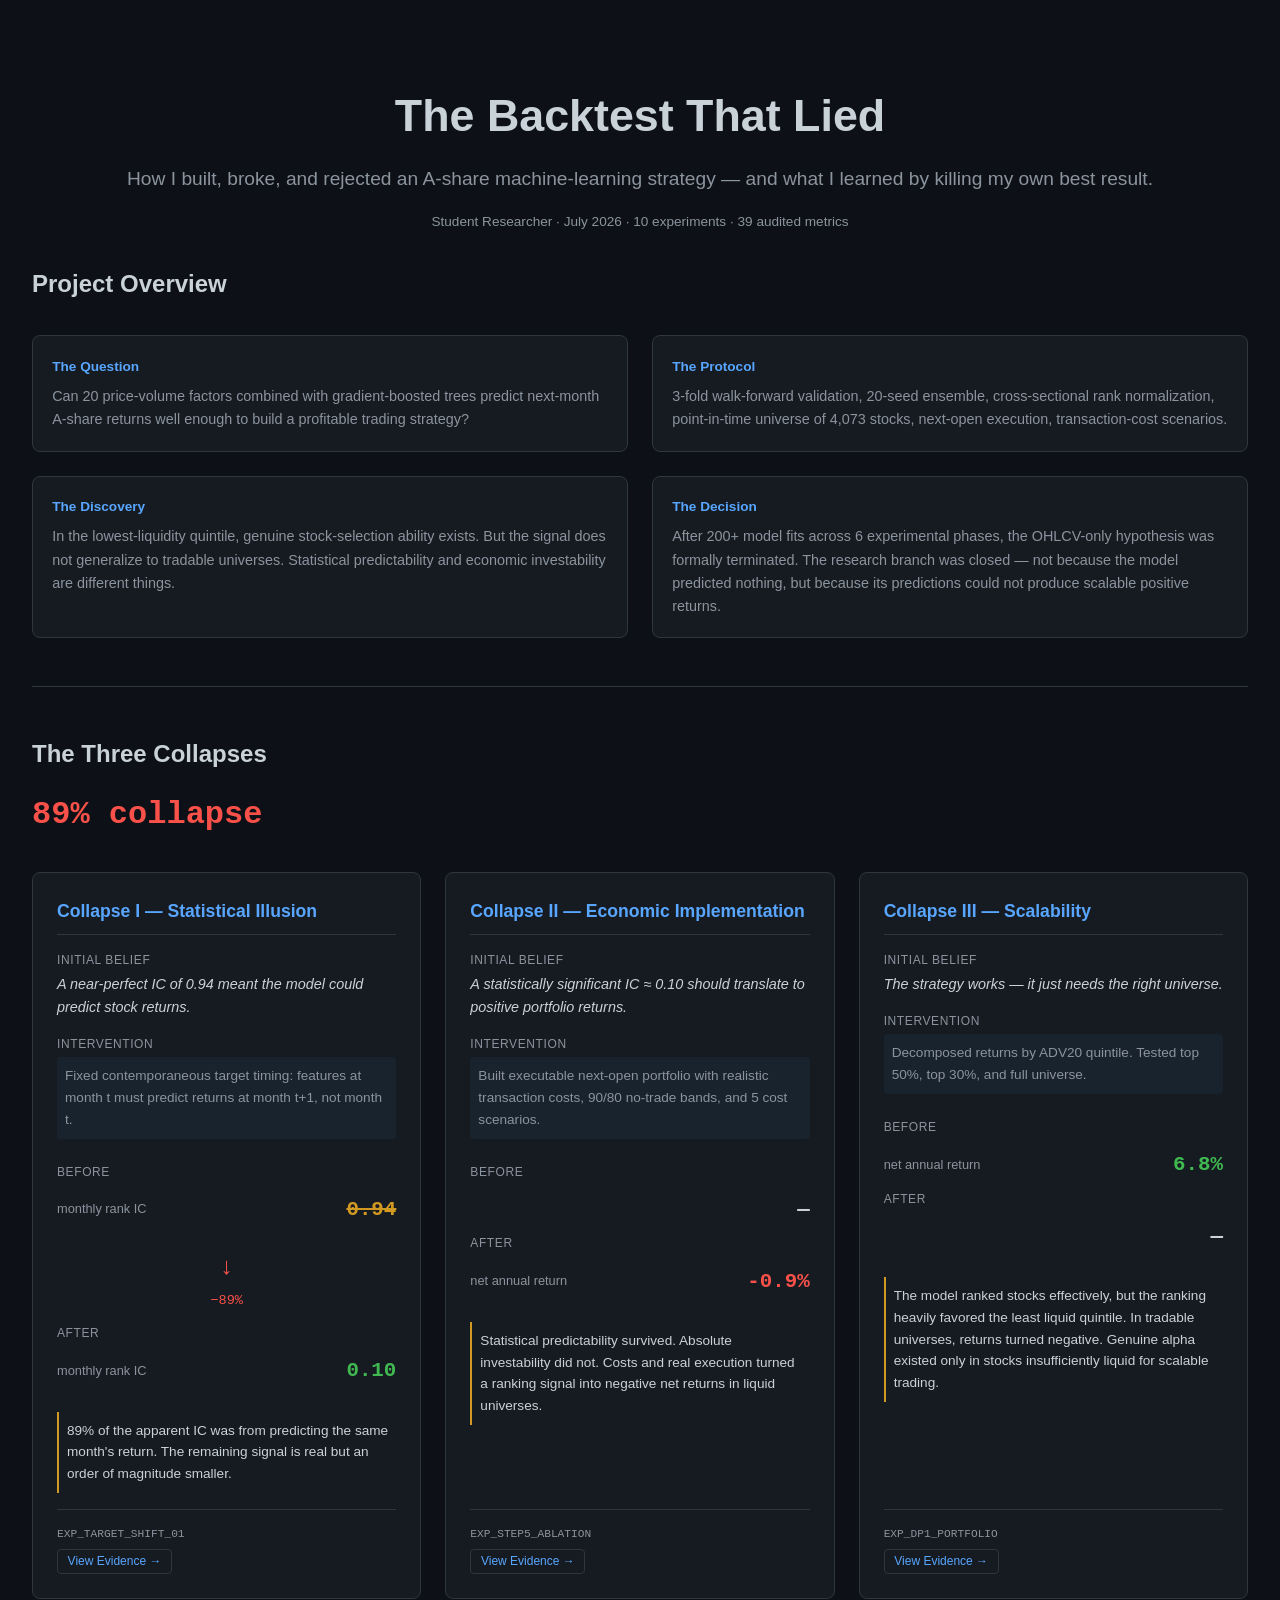
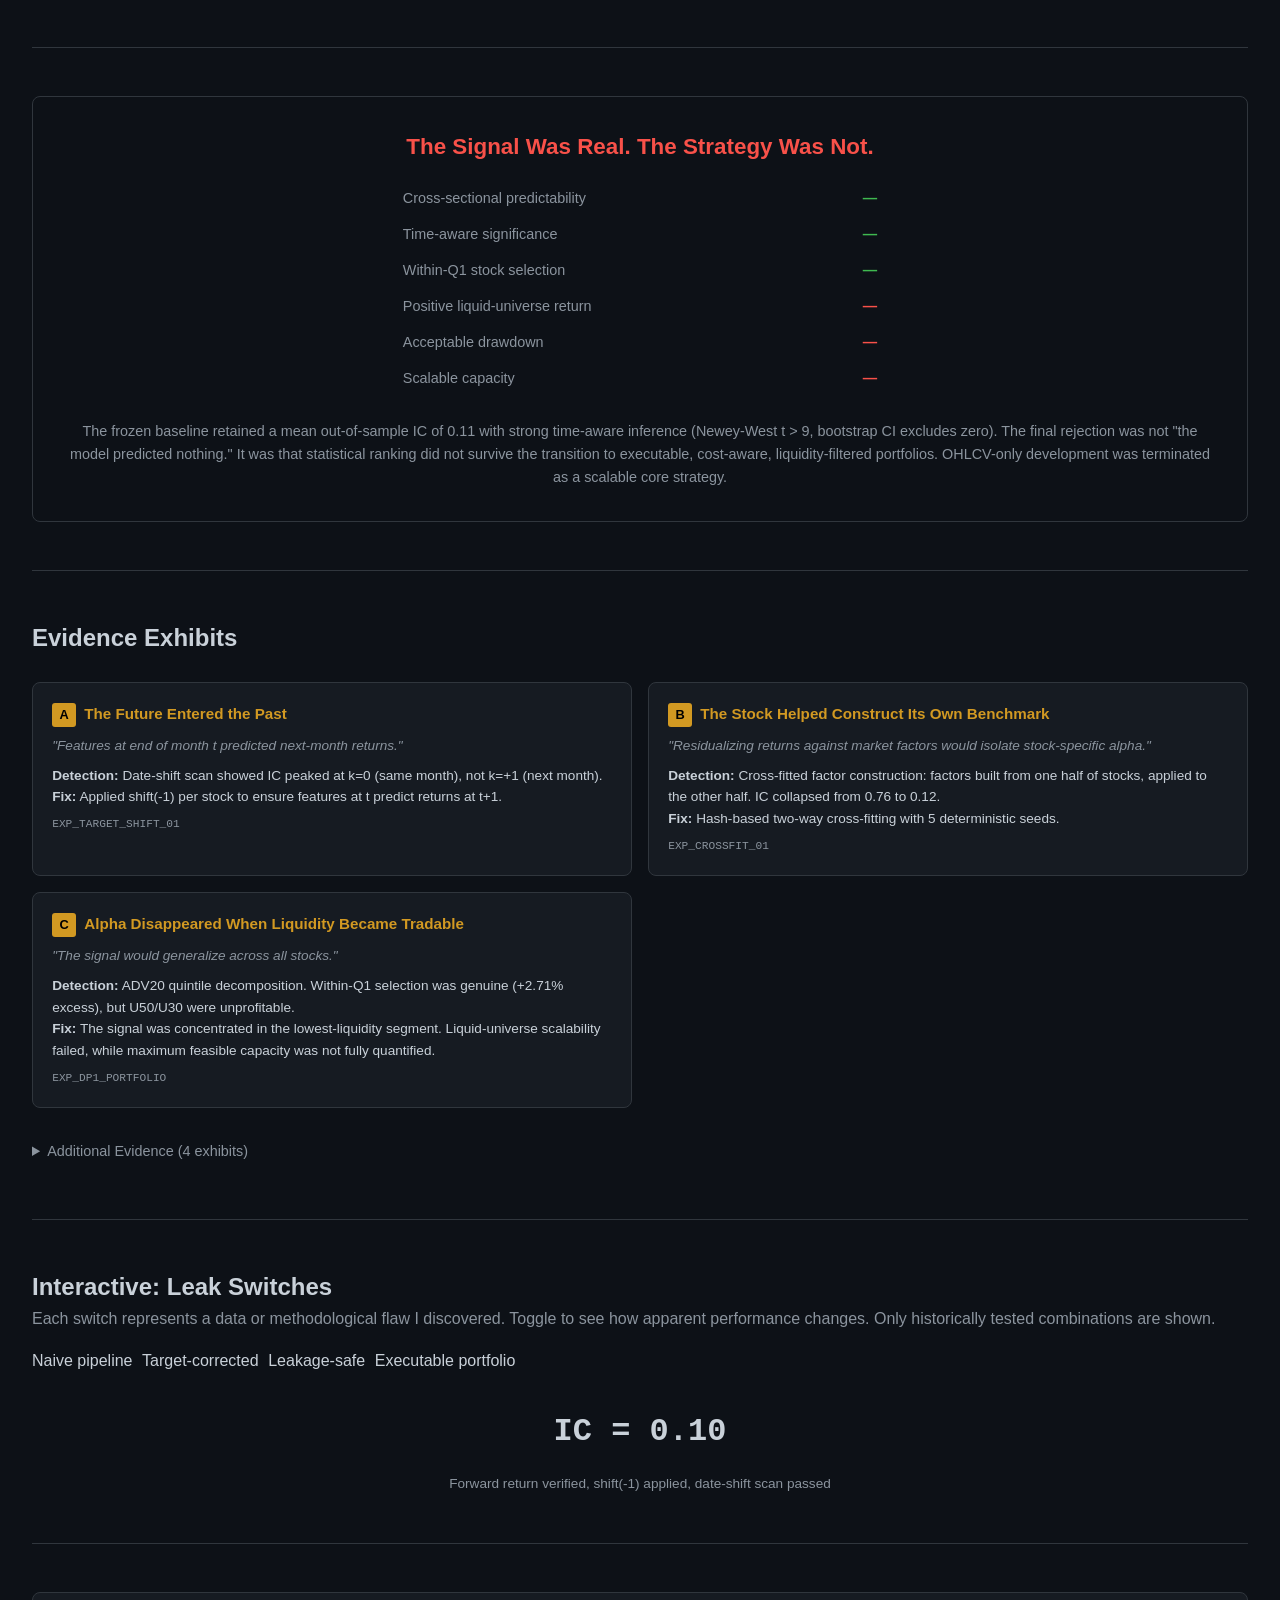
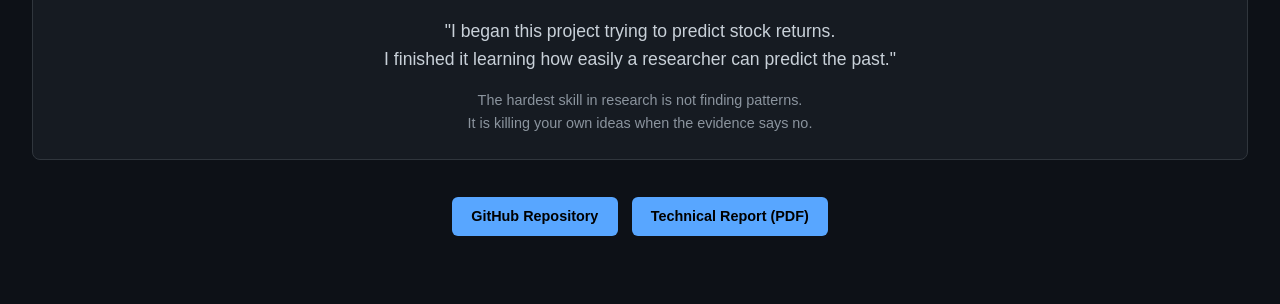
<file: index.html>
<!DOCTYPE html>
<html lang="en">
<head>
<meta charset="UTF-8">
<meta name="viewport" content="width=device-width, initial-scale=1.0">
<title>The Backtest That Lied</title>
<link rel="stylesheet" href="assets/css/three-collapses.css">
<style>
  /* Additional page-level styles */
  .hero { padding:3rem 0 2rem; text-align:center; }
  .hero h1 { font-size:2.8rem; font-weight:800; }
  .hero .tagline { font-size:1.2rem; color:var(--muted); margin:0.8rem 0; }
  .hero .meta { font-size:0.85rem; color:var(--muted); margin-top:1rem; }
  .overview { display:grid; grid-template-columns:1fr 1fr; gap:1.5rem; margin:2rem 0; }
  .overview-card { background:var(--card); border:1px solid var(--border); border-radius:8px; padding:1.2rem; }
  .overview-card h3 { font-size:0.85rem; color:var(--accent); margin-bottom:0.5rem; }
  .overview-card p { font-size:0.9rem; color:var(--muted); }
  .verdict { text-align:center; padding:2rem; margin:2rem 0; border:1px solid var(--border); border-radius:8px; }
  .verdict h2 { font-size:1.4rem; color:var(--red); border:none; margin:0 0 1rem; }
  .verdict-table { width:100%; max-width:500px; margin:0 auto; border-collapse:collapse; }
  .verdict-table td { padding:0.4rem 0.8rem; font-size:0.9rem; }
  .verdict-table td:first-child { text-align:left; color:var(--muted); }
  .verdict-table td:last-child { text-align:right; font-weight:600; }
  .verdict-table .pass { color:var(--green); }
  .verdict-table .fail { color:var(--red); }
  .exhibit-grid { display:grid; grid-template-columns:1fr 1fr; gap:1rem; margin:1.5rem 0; }
  .exhibit { background:var(--card); border:1px solid var(--border); border-radius:8px; padding:1.2rem; }
  .exhibit h4 { color:var(--amber); font-size:0.95rem; margin-bottom:0.5rem; }
  .exhibit h4 .ex-letter { display:inline-block; background:var(--amber); color:#000; width:1.5rem; height:1.5rem; text-align:center; line-height:1.5rem; border-radius:3px; font-size:0.8rem; font-weight:700; margin-right:0.5rem; }
  .exhibit .ex-belief { font-size:0.85rem; color:var(--muted); font-style:italic; margin-bottom:0.5rem; }
  .exhibit .ex-fix { font-size:0.85rem; color:var(--text); }
  .exhibit .ex-meta { font-size:0.7rem; color:var(--muted); margin-top:0.5rem; font-family:'SF Mono',monospace; cursor:pointer; }
  .exhibit .ex-meta:hover { color:var(--accent); }
  .additional-exhibits { margin-top:1rem; }
  .additional-exhibits summary { cursor:pointer; color:var(--muted); font-size:0.9rem; padding:0.5rem 0; }
  .additional-grid { display:grid; grid-template-columns:1fr 1fr; gap:1rem; margin-top:1rem; }
  .add-ex { background:var(--card); border:1px solid var(--border); border-radius:8px; padding:1rem; font-size:0.85rem; }
  .add-ex h4 { color:var(--muted); margin-bottom:0.3rem; }
  .section-divider { border:none; border-top:1px solid var(--border); margin:3rem 0; }
  .lesson { font-size:1.1rem; text-align:center; margin:2rem 0; padding:1.5rem; background:var(--card); border-radius:8px; border:1px solid var(--border); }
  .lesson em { color:var(--accent); }
  .footer-links { text-align:center; margin:2rem 0; }
  .footer-links a { display:inline-block; background:var(--accent); color:#000; padding:0.5rem 1.2rem; border-radius:6px; text-decoration:none; font-weight:600; margin:0.3rem; font-size:0.9rem; }
  .error-banner { display:none; background:#3d1f1f; border:1px solid var(--red); border-radius:8px; padding:1rem; text-align:center; margin:1rem 0; color:var(--red); }
  .error-banner code { background:transparent; color:var(--amber); }
  @media(max-width:768px) {
    .hero h1 { font-size:1.8rem; }
    .overview { grid-template-columns:1fr; }
    .exhibit-grid { grid-template-columns:1fr; }
    .additional-grid { grid-template-columns:1fr; }
  }
</style>
</head>
<body>

<div class="container">

<!-- HERO -->
<div class="hero" id="hero">
  <h1>The Backtest That Lied</h1>
  <p class="tagline">How I built, broke, and rejected an A-share machine-learning strategy — and what I learned by killing my own best result.</p>
  <div class="meta">
    Student Researcher &middot; July 2026 &middot;
    <span id="hero-experiment-count">—</span> experiments &middot;
    <span id="hero-metric-count">—</span> audited metrics
  </div>
</div>

<div id="error-banner" class="error-banner"></div>

<!-- OVERVIEW -->
<h2>Project Overview</h2>
<div class="overview">
  <div class="overview-card">
    <h3>The Question</h3>
    <p>Can 20 price-volume factors combined with gradient-boosted trees predict next-month A-share returns well enough to build a profitable trading strategy?</p>
  </div>
  <div class="overview-card">
    <h3>The Protocol</h3>
    <p>3-fold walk-forward validation, 20-seed ensemble, cross-sectional rank normalization, point-in-time universe of 4,073 stocks, next-open execution, transaction-cost scenarios.</p>
  </div>
  <div class="overview-card">
    <h3>The Discovery</h3>
    <p>In the lowest-liquidity quintile, genuine stock-selection ability exists. But the signal does not generalize to tradable universes. Statistical predictability and economic investability are different things.</p>
  </div>
  <div class="overview-card">
    <h3>The Decision</h3>
    <p>After 200+ model fits across 6 experimental phases, the OHLCV-only hypothesis was formally terminated. The research branch was closed — not because the model predicted nothing, but because its predictions could not produce scalable positive returns.</p>
  </div>
</div>

<!-- THE THREE COLLAPSES -->
<div class="section-divider"></div>
<h2>The Three Collapses</h2>
<div id="collapse-hero" style="font-family:'SF Mono',monospace;font-size:2rem;font-weight:900;color:var(--red);margin:1rem 0;">—</div>
<div class="collapses" id="collapses-container">
  <p style="color:var(--muted);text-align:center;">Loading evidence…</p>
</div>

<!-- VERDICT -->
<div class="section-divider"></div>
<div class="verdict">
  <h2>The Signal Was Real. The Strategy Was Not.</h2>
  <table class="verdict-table" id="verdict-table">
    <tr><td>Cross-sectional predictability</td><td class="pass">—</td></tr>
    <tr><td>Time-aware significance</td><td class="pass">—</td></tr>
    <tr><td>Within-Q1 stock selection</td><td class="pass">—</td></tr>
    <tr><td>Positive liquid-universe return</td><td class="fail">—</td></tr>
    <tr><td>Acceptable drawdown</td><td class="fail">—</td></tr>
    <tr><td>Scalable capacity</td><td class="fail">—</td></tr>
  </table>
  <p style="margin-top:1.5rem;font-size:0.9rem;color:var(--muted);">
    The frozen baseline retained a mean out-of-sample IC of <span id="verdict-ic">—</span> with strong time-aware inference (Newey-West t &gt; 9, bootstrap CI excludes zero).
    The final rejection was not "the model predicted nothing." It was that statistical ranking did not survive the transition to executable, cost-aware, liquidity-filtered portfolios.
    OHLCV-only development was terminated as a scalable core strategy.
  </p>
</div>

<!-- EXHIBITS -->
<div class="section-divider"></div>
<h2>Evidence Exhibits</h2>
<div class="exhibit-grid" id="exhibits-container">
  <p style="color:var(--muted);">Loading evidence…</p>
</div>

<details class="additional-exhibits">
  <summary>Additional Evidence (4 exhibits)</summary>
  <div class="additional-grid" id="additional-exhibits">
    <p style="color:var(--muted);">Loading…</p>
  </div>
</details>

<!-- INTERACTIVE LEAK SWITCHES -->
<div class="section-divider"></div>
<h2>Interactive: Leak Switches</h2>
<p style="color:var(--muted);margin-bottom:1rem;">Each switch represents a data or methodological flaw I discovered. Toggle to see how apparent performance changes. Only historically tested combinations are shown.</p>

<div style="display:flex;flex-wrap:wrap;gap:0.6rem;margin-bottom:1rem;" id="leak-toggles"></div>
<div style="text-align:center;padding:1rem;font-family:'SF Mono',monospace;font-size:2rem;font-weight:700;" id="leak-display">—</div>
<div style="text-align:center;color:var(--muted);font-size:0.85rem;margin-bottom:1rem;" id="leak-label"></div>
<div style="text-align:center;color:var(--amber);font-size:0.8rem;display:none;" id="leak-unsupported">This combination was not historically tested. No result is displayed.</div>

<!-- LESSON -->
<div class="section-divider"></div>
<div class="lesson">
  <p>"I began this project trying to predict stock returns.<br>I finished it learning how easily a researcher can predict the past."</p>
  <p style="font-size:0.9rem;color:var(--muted);margin-top:1rem;">The hardest skill in research is not finding patterns.<br>It is killing your own ideas when the evidence says no.</p>
</div>

<!-- LINKS -->
<div class="footer-links">
  <a href="https://github.com/DresdenGman/the-backtest-that-lied" target="_blank">GitHub Repository</a>
  <a href="./technical-report.pdf" target="_blank">Technical Report (PDF)</a>
</div>

</div>

<script src="assets/js/evidence-loader.js"></script>
<script src="assets/js/three-collapses.js"></script>
<script>
// ---- INIT ----
EvidenceLoader.load().then(evidence => {
  populateAll(evidence);
}).catch(err => {
  document.getElementById('error-banner').style.display = 'block';
  document.getElementById('error-banner').innerHTML = `❌ Failed to load evidence: <code>${err.message}</code>`;
  document.querySelectorAll('.collapses p, #exhibits-container p, #additional-exhibits p').forEach(el => {
    el.textContent = 'Evidence unavailable — cannot render this section.';
  });
});

function populateAll(e) {
  const m = e.metrics || {};
  const fmt = (key) => {
    const v = m[key];
    if (!v) return '—';
    if (v.unit && (v.unit.includes('return') || v.unit.includes('drawdown'))) return (v.value*100).toFixed(1)+'%';
    return v.value.toFixed(2);
  };
  const status = (key) => (m[key]?.status || '').includes('invalid') ? 'invalid' : 'ok';

  // Hero stats
  document.getElementById('hero-experiment-count').textContent = new Set(Object.values(m).map(v=>v.experiment_id).filter(Boolean)).size;
  document.getElementById('hero-metric-count').textContent = Object.keys(m).length;

  // Verdict
  document.getElementById('verdict-ic').textContent = fmt('frozen_baseline_mean_ic');

  // Collapses (delegated to shared component)
  if (typeof window.renderCollapses === 'function') {
    window.renderCollapses(e);
  }

  // Exhibits
  const ex = e.exhibits || {};
  const primary = ex.primary || [];
  const additional = ex.additional || [];
  const exContainer = document.getElementById('exhibits-container');
  exContainer.innerHTML = primary.map(exh => `
    <div class="exhibit">
      <h4><span class="ex-letter">${exh.letter}</span>${exh.title}</h4>
      <div class="ex-belief">"${exh.belief}"</div>
      <div class="ex-fix"><strong>Detection:</strong> ${exh.detection || ''}</div>
      <div class="ex-fix"><strong>Fix:</strong> ${exh.fix || ''}</div>
      <div class="ex-meta" title="Click for provenance">${exh.before_metric ? m[exh.before_metric]?.experiment_id : 'N/A'}</div>
    </div>
  `).join('');

  const addContainer = document.getElementById('additional-exhibits');
  addContainer.innerHTML = additional.map(exh => `
    <div class="add-ex">
      <h4>${exh.letter}. ${exh.title}</h4>
      <p>${exh.summary}</p>
    </div>
  `).join('');

  // Leak switches — loaded from evidence.json pipeline_scenarios
  const scenarios = e.pipeline_scenarios || [];
  
  const toggleContainer = document.getElementById('leak-toggles');
  const display = document.getElementById('leak-display');
  const label = document.getElementById('leak-label');
  const unsupported = document.getElementById('leak-unsupported');
  
  toggleContainer.innerHTML = scenarios.map((s, i) => `
    <div class="toggle ${i===1?'on':'off'}" data-id="${s.id}" data-status="${s.status}" data-desc="${s.description}" data-metric="${s.display_metric||''}" data-display="${s.display_value||''}" onclick="selectScenario(this)">
      ${s.label}
    </div>
  `).join('');

  window.selectScenario = function(el) {
    document.querySelectorAll('#leak-toggles .toggle').forEach(t => { t.classList.remove('on'); t.classList.add('off'); });
    el.classList.add('on'); el.classList.remove('off');
    
    const metricKey = el.dataset.metric;
    const hardDisplay = el.dataset.display;
    const status = el.dataset.status;
    
    if (metricKey && m[metricKey]) {
      const metric = m[metricKey];
      const v = metric.value;
      let displayVal;
      if (metric.unit && (metric.unit.includes('return') || metric.unit.includes('drawdown')))
        displayVal = (v * 100).toFixed(1) + '% net annual';
      else if (metric.unit && metric.unit.includes('IC'))
        displayVal = 'IC = ' + v.toFixed(2);
      else
        displayVal = v.toFixed(2);
      display.textContent = displayVal;
    } else if (hardDisplay) {
      display.textContent = hardDisplay;
    } else {
      display.textContent = '—';
    }
    
    label.textContent = el.dataset.desc;
    display.style.color = status === 'invalid' ? 'var(--red)' : 'var(--text)';
    unsupported.style.display = 'none';
  };
  
  // Select target_fixed by default
  const defaultBtn = toggleContainer.querySelector('[data-id="target_fixed"]');
  if (defaultBtn) selectScenario(defaultBtn);

  console.log('✅ index.html fully populated from evidence.json');
}
</script>

</body>
</html>
</file>
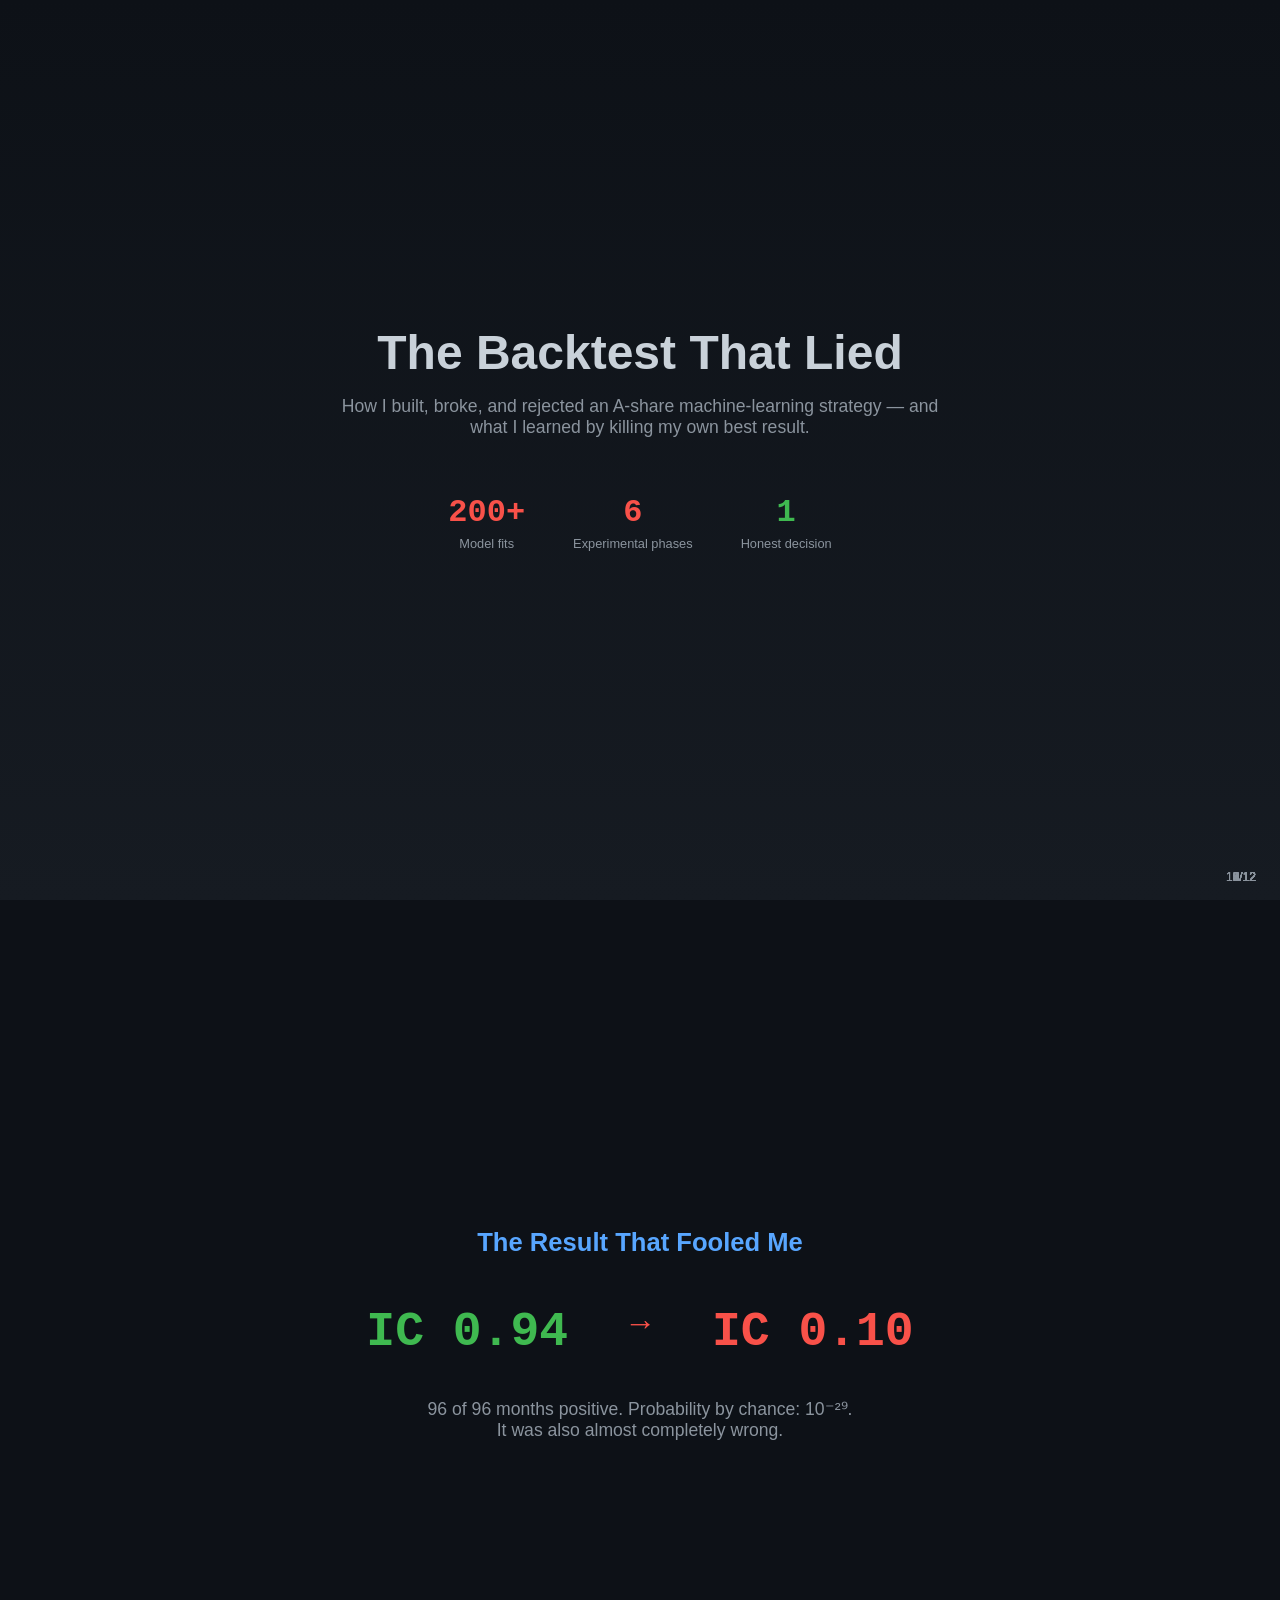
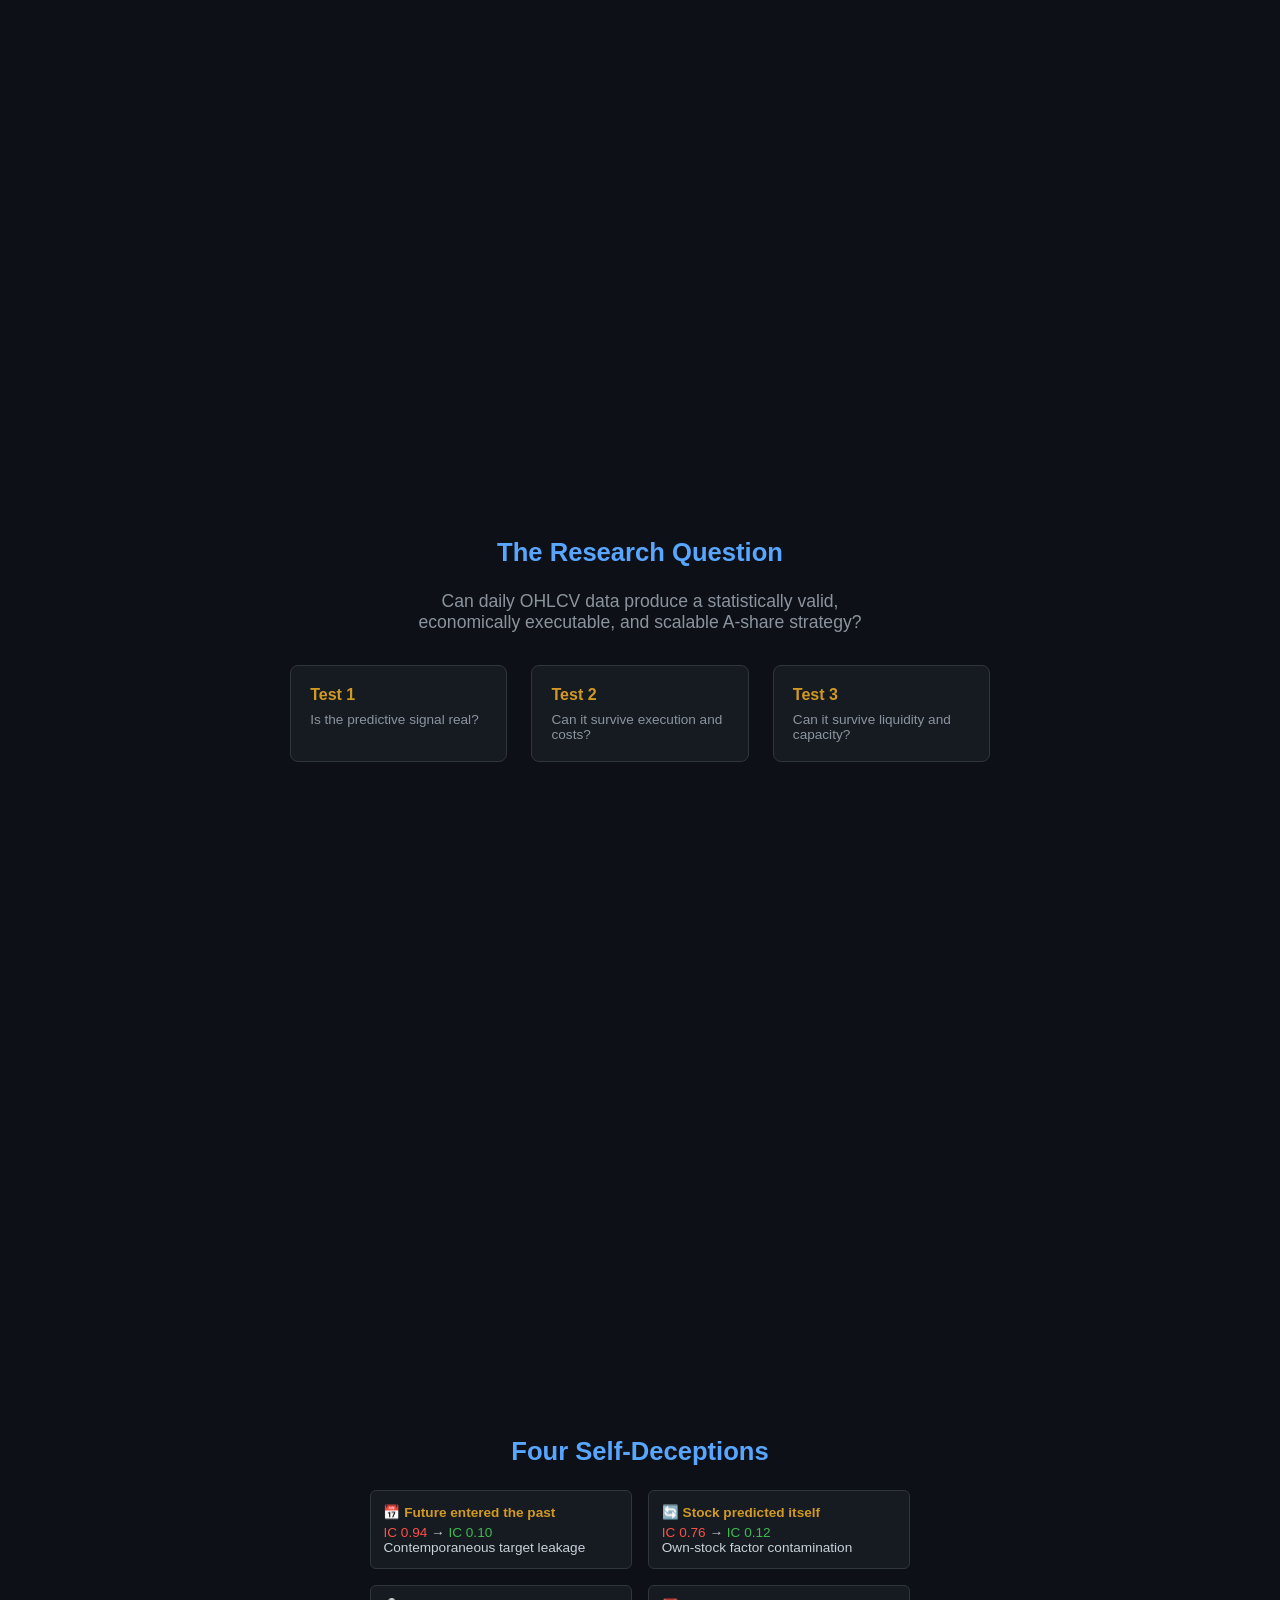
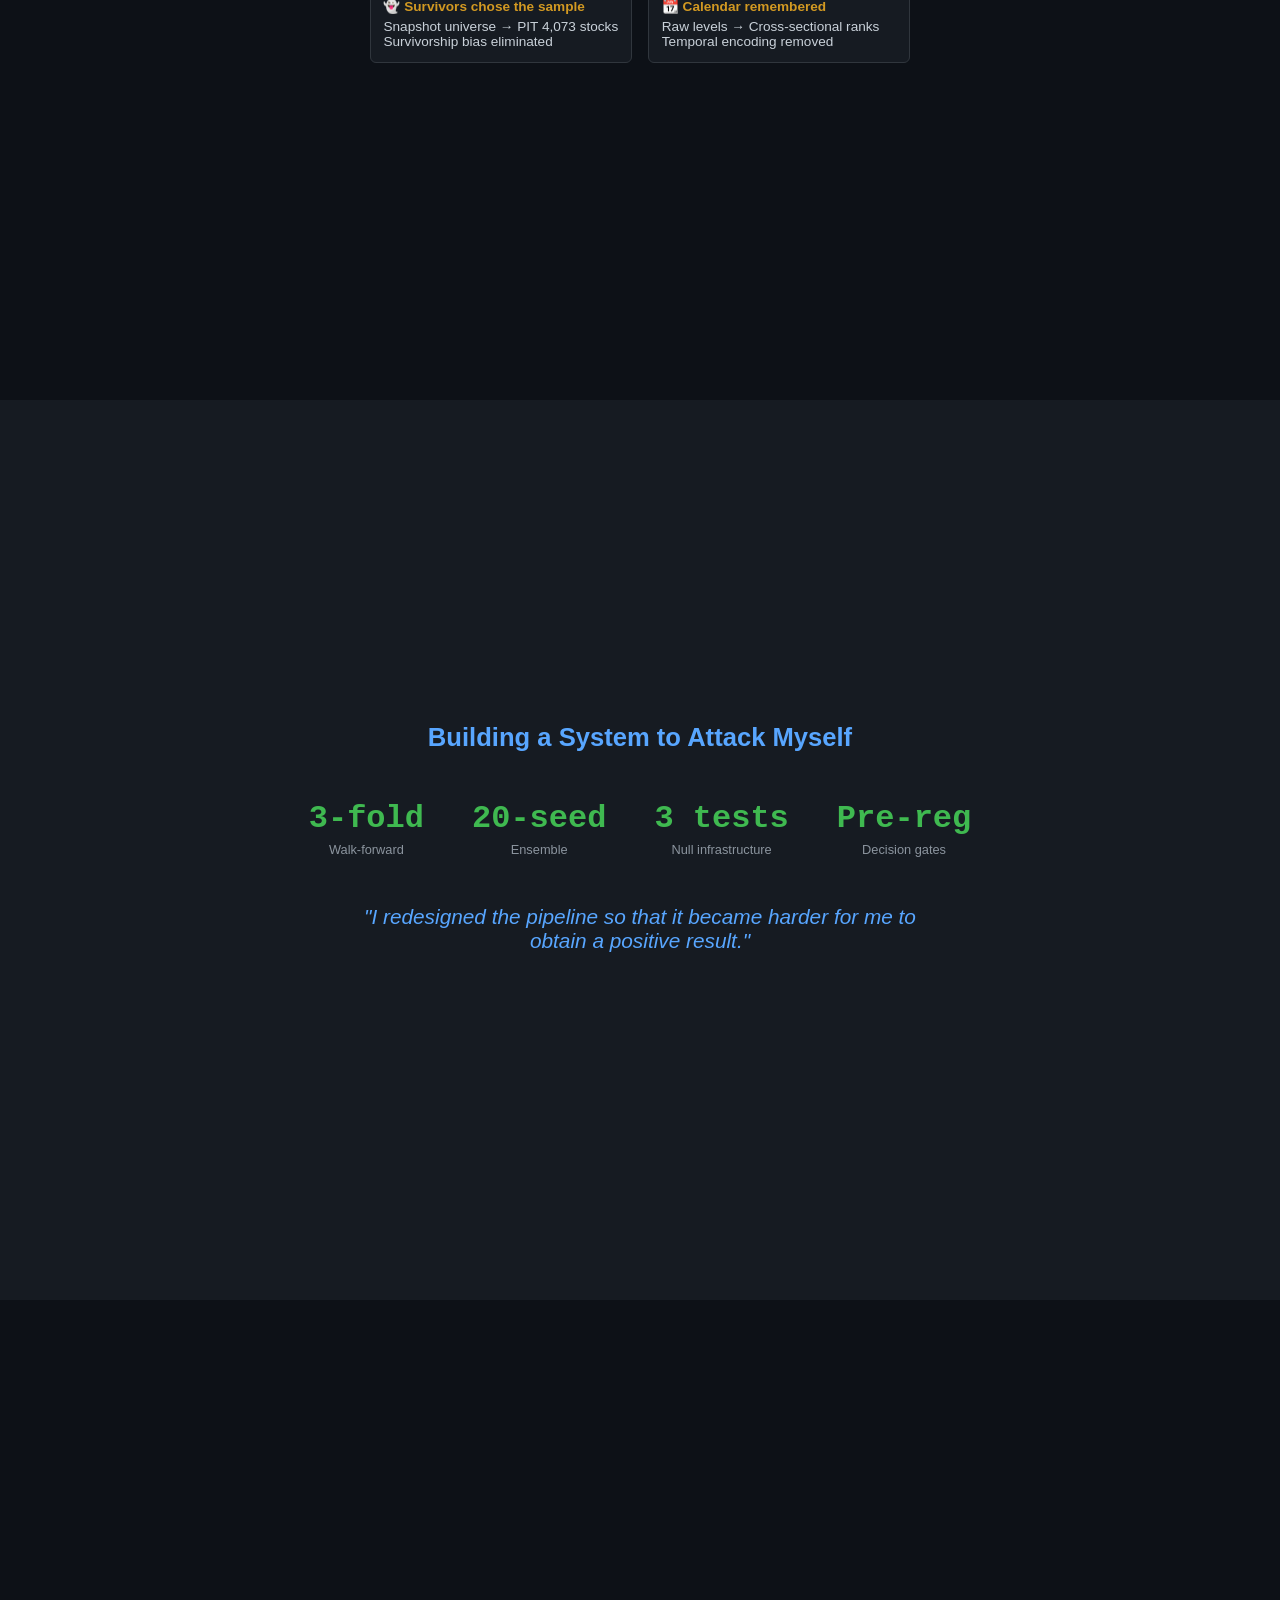
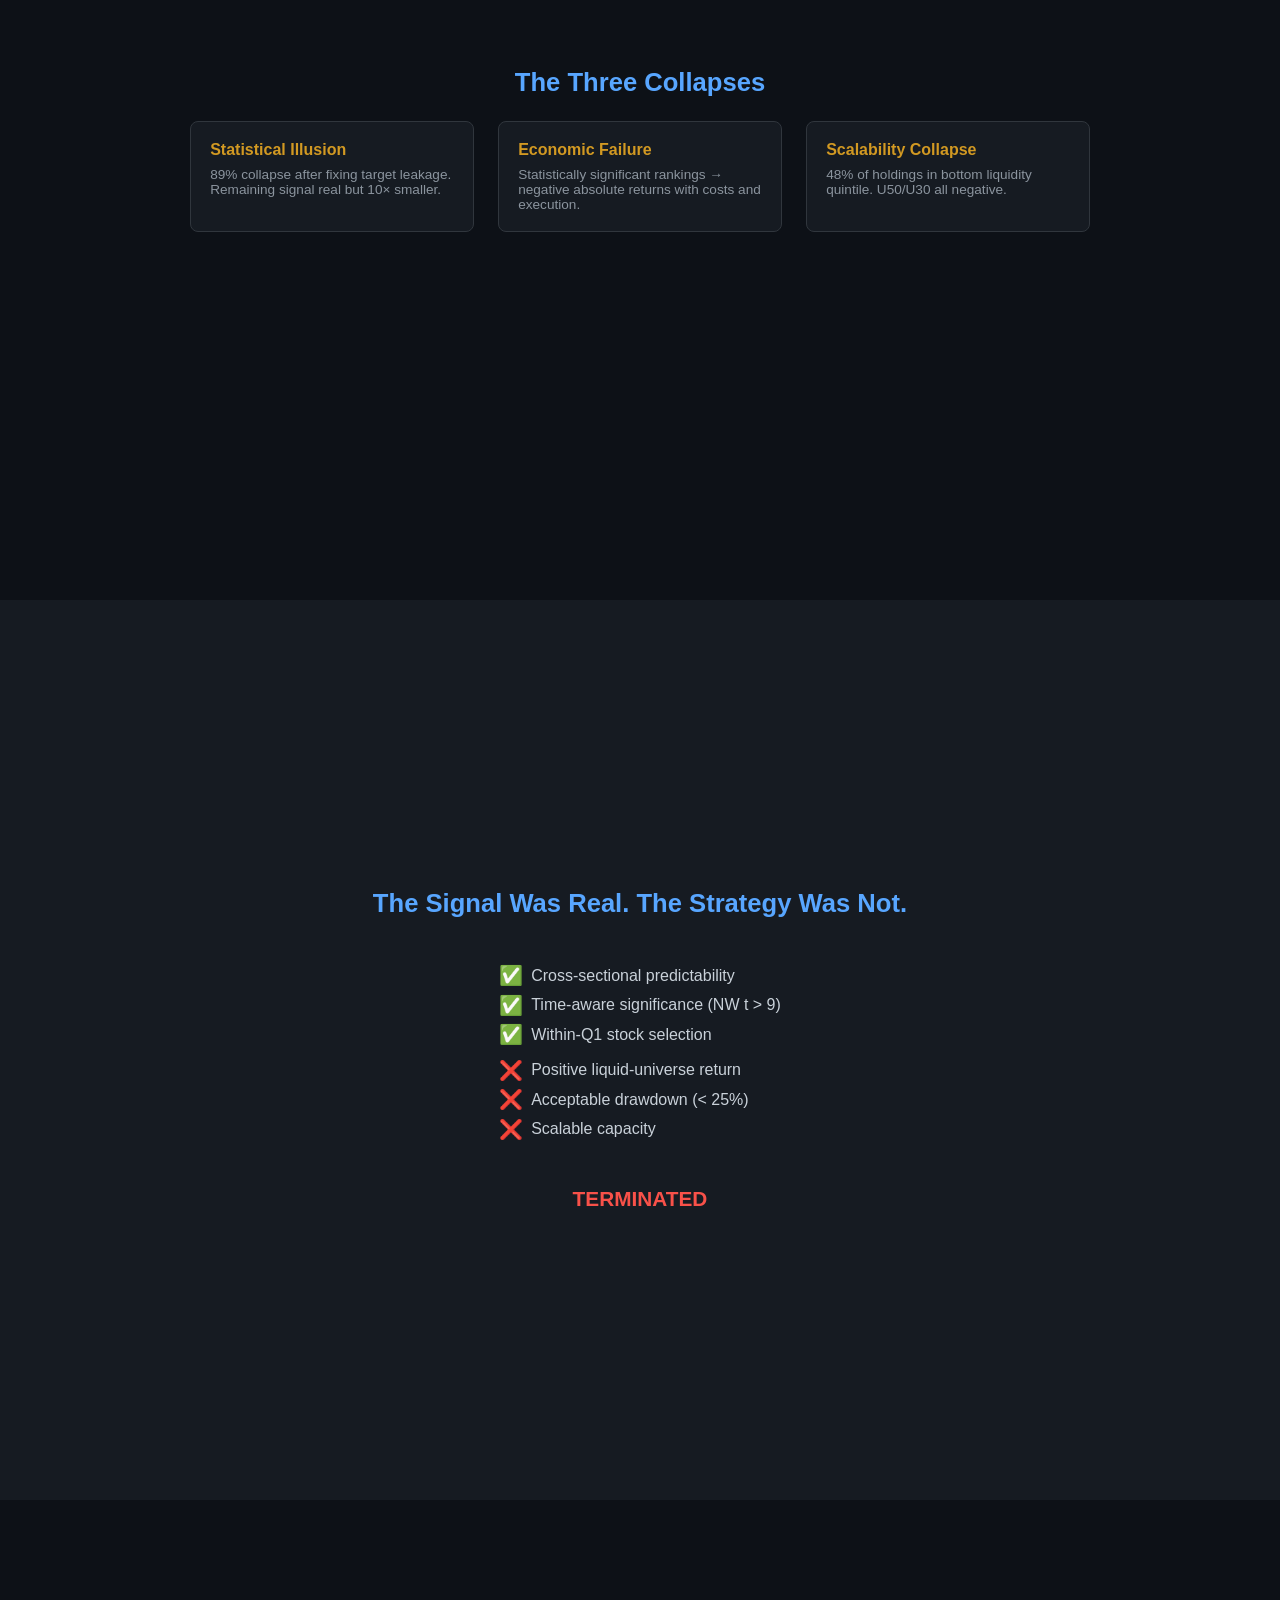
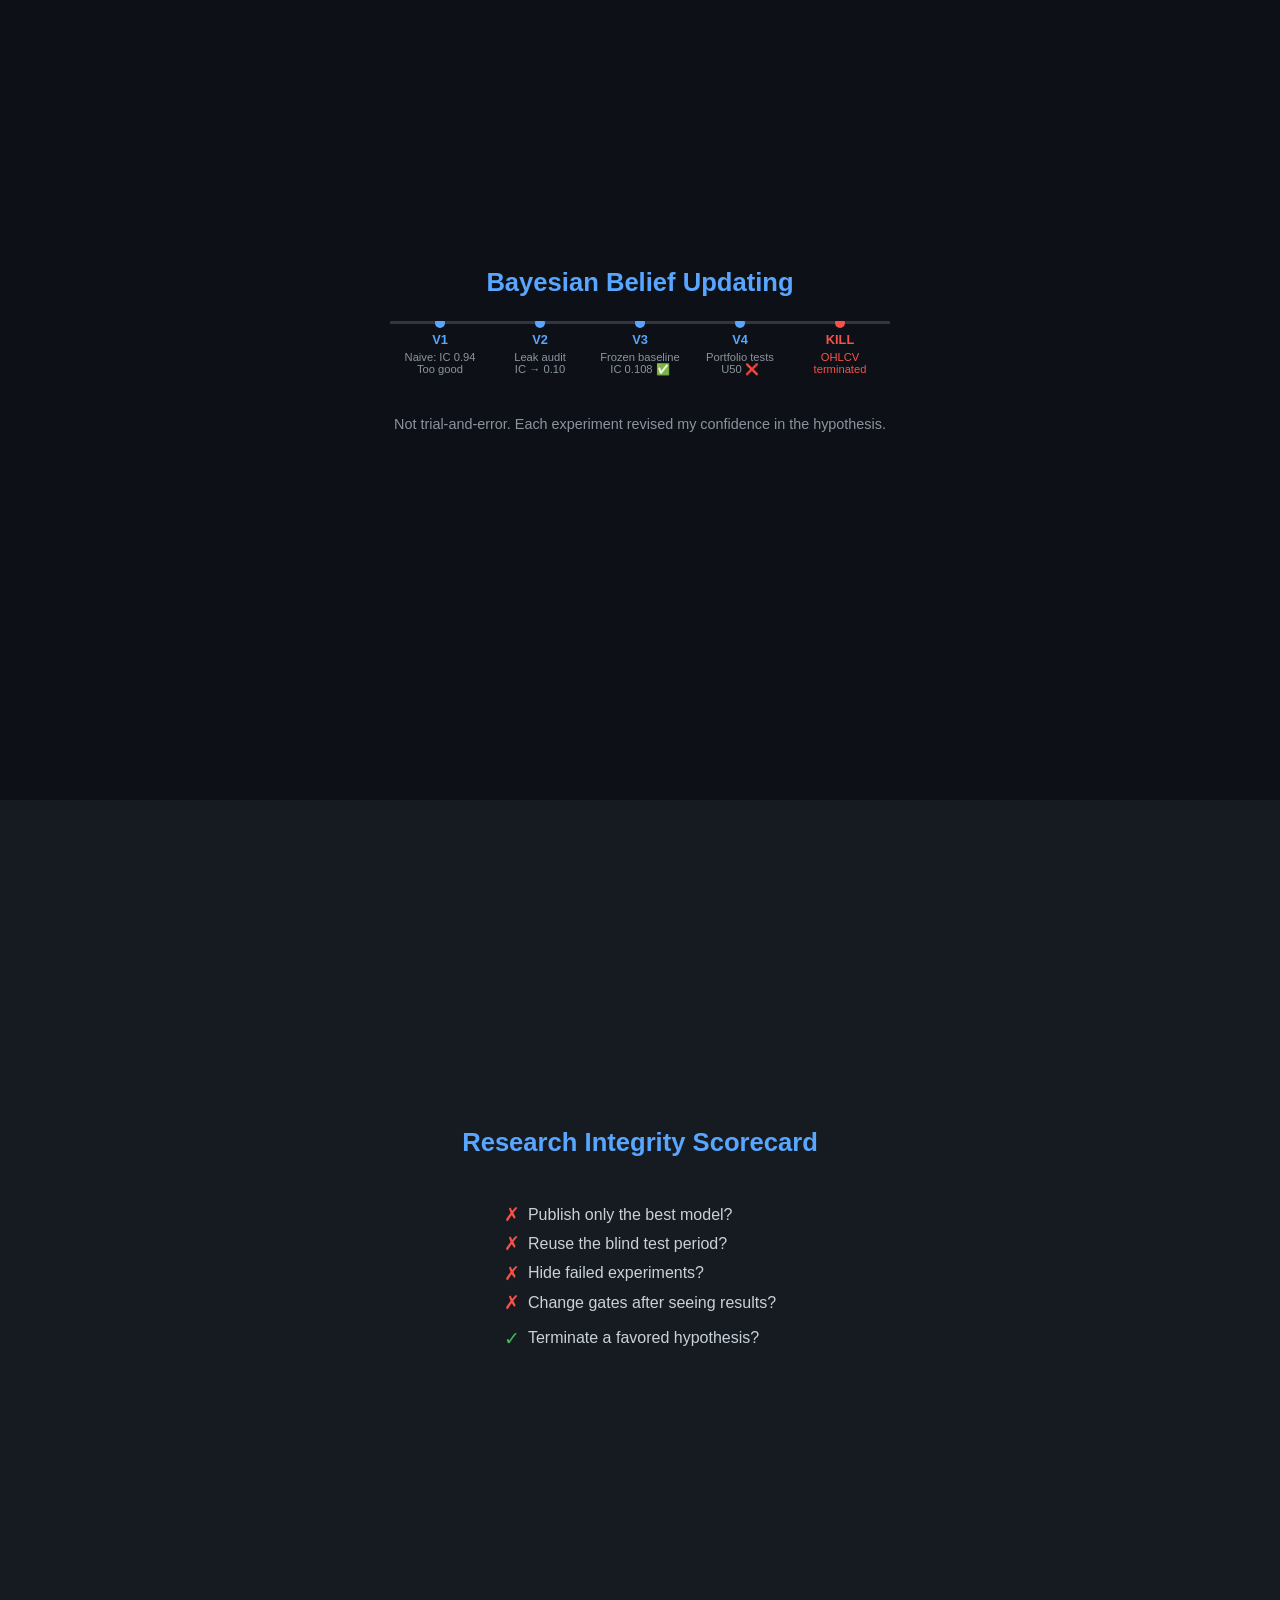
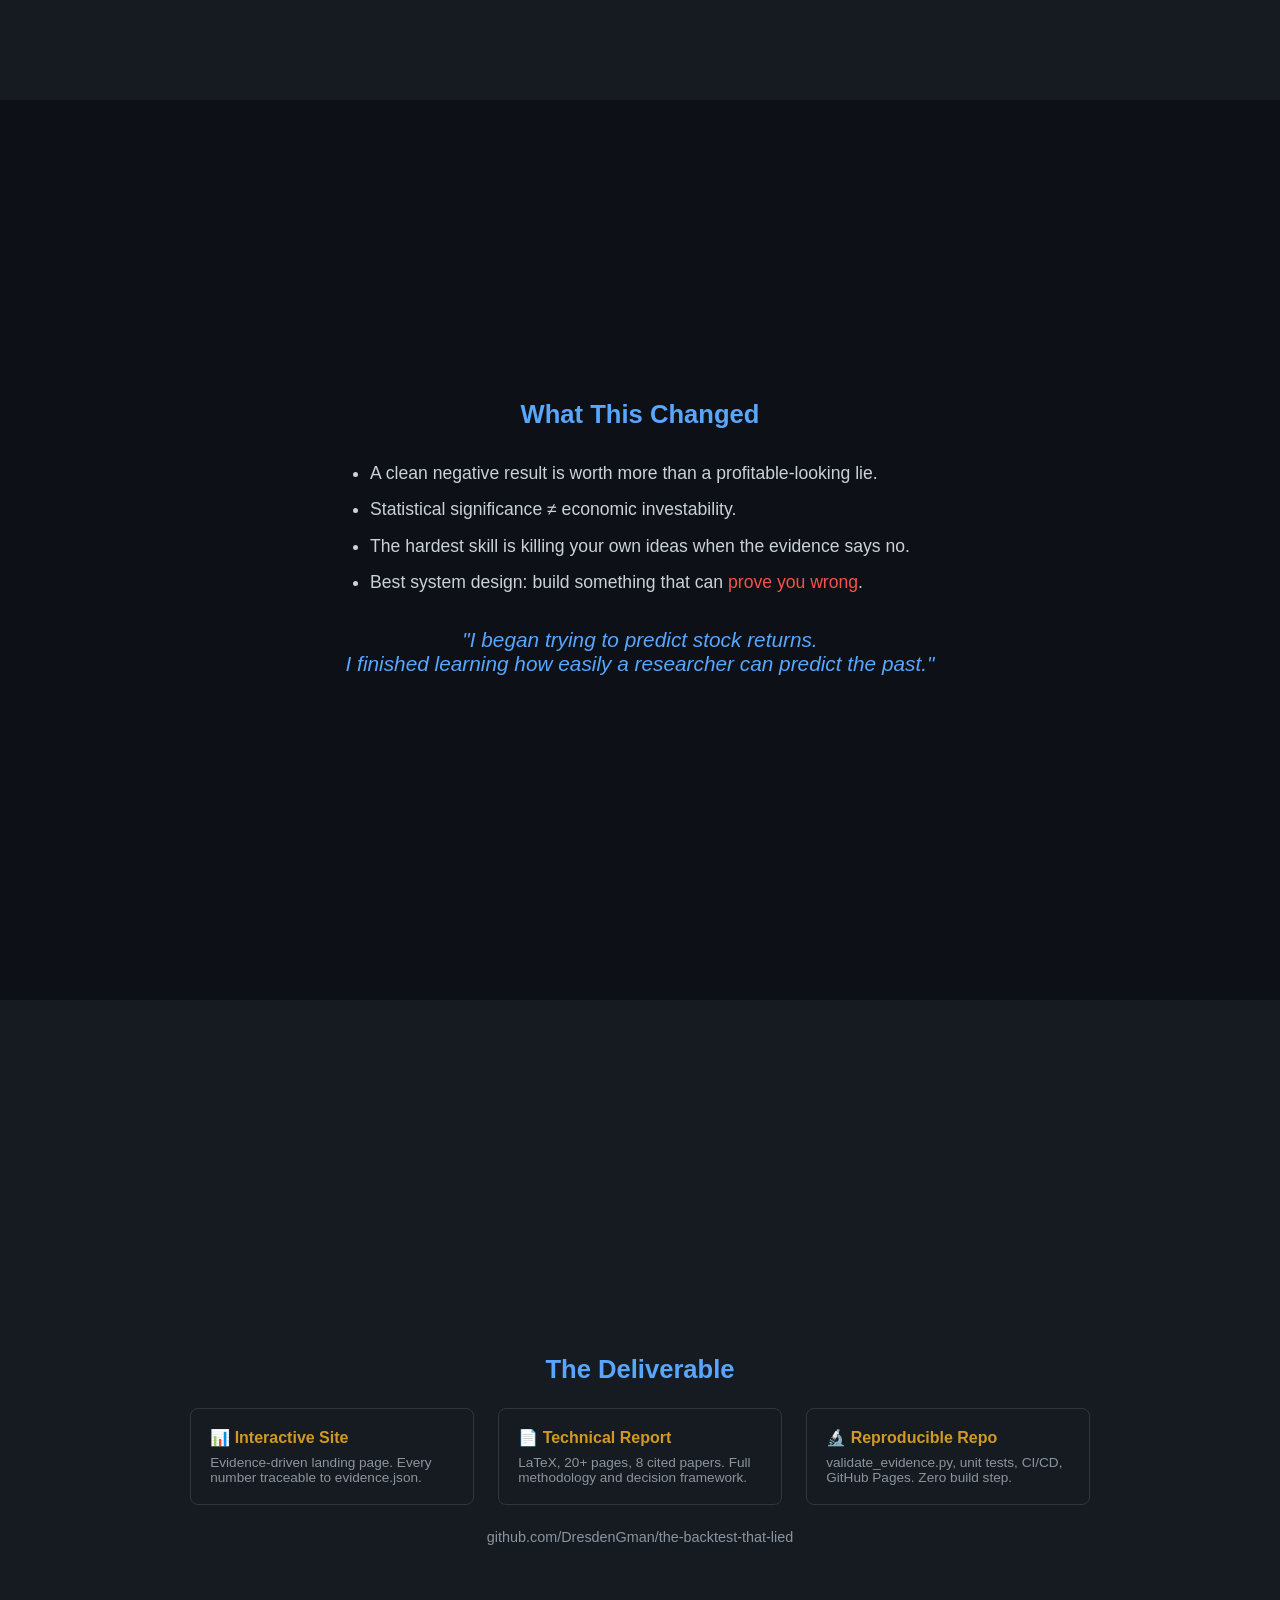
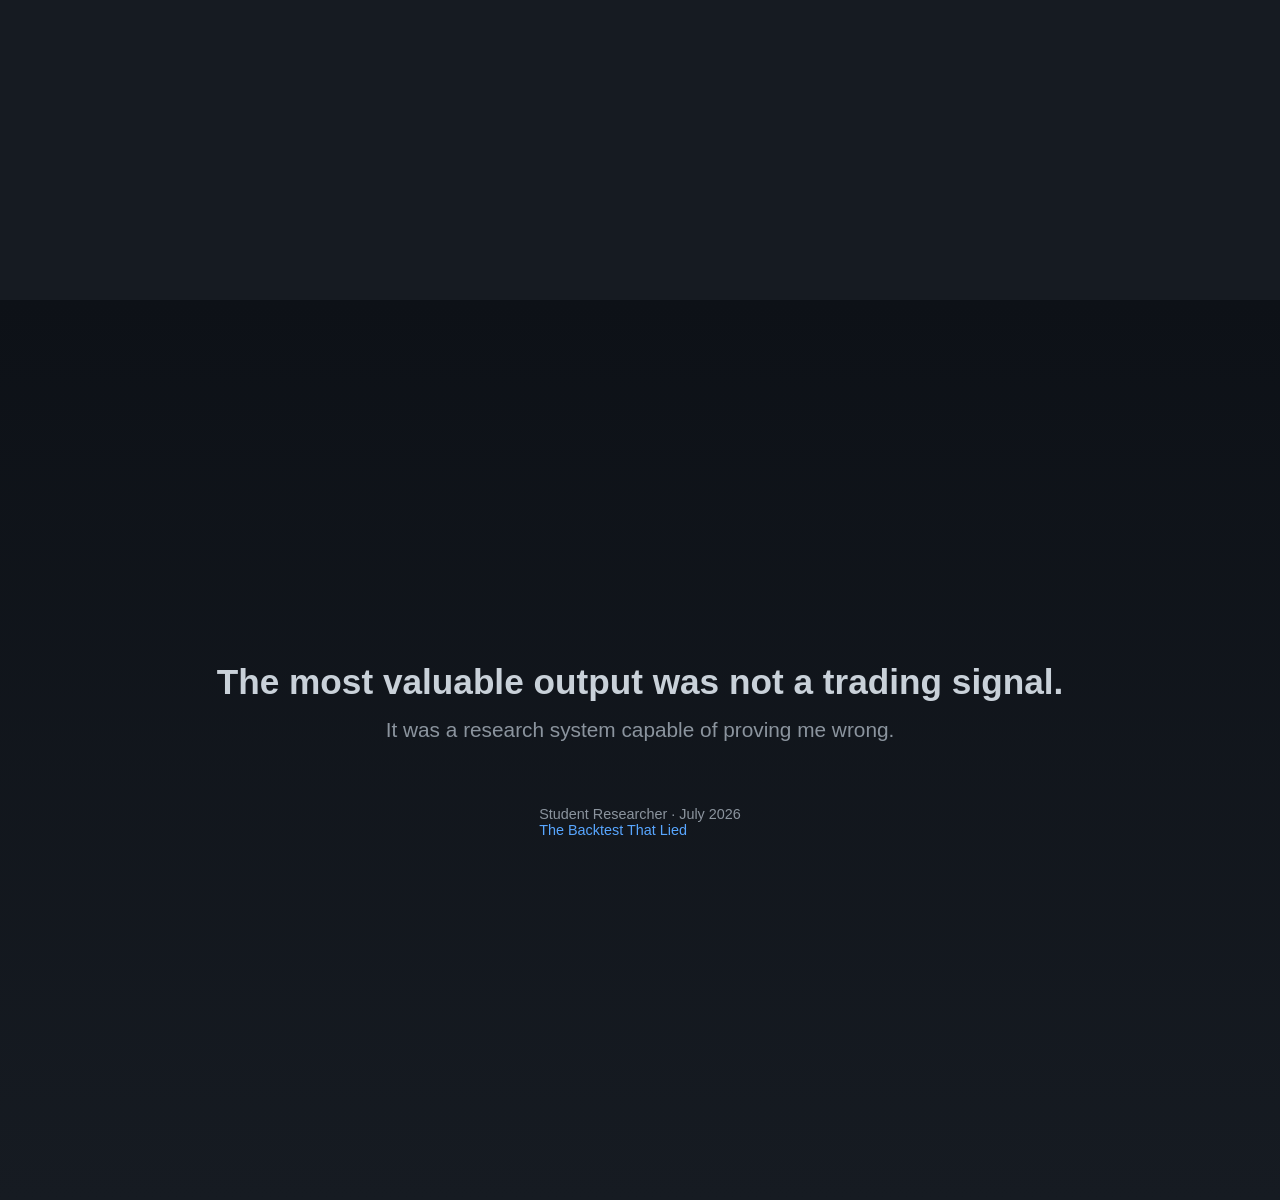
<file: slides.html>
<!DOCTYPE html>
<html lang="en">
<head>
<meta charset="UTF-8">
<meta name="viewport" content="width=device-width, initial-scale=1.0">
<title>The Backtest That Lied — Admissions Portfolio Deck</title>
<style>
  :root { --bg:#0d1117; --card:#161b22; --border:#30363d; --text:#c9d1d9; --muted:#8b949e; --accent:#58a6ff; --green:#3fb950; --red:#f85149; --amber:#d29922; }
  * { margin:0; padding:0; box-sizing:border-box; }
  body { background:var(--bg); color:var(--text); font-family:-apple-system,BlinkMacSystemFont,'Segoe UI',sans-serif; }
  .slide { width:100vw; min-height:100vh; display:flex; flex-direction:column; justify-content:center; align-items:center; padding:3rem 2rem; page-break-after:always; }
  .slide.hero { background:linear-gradient(180deg, #0d1117 0%, #161b22 100%); }
  .slide.dark-accent { background:var(--card); }
  h1 { font-size:3rem; font-weight:800; text-align:center; margin-bottom:1rem; }
  h1.small { font-size:2.2rem; }
  h2 { font-size:1.6rem; color:var(--accent); margin-bottom:1.5rem; text-align:center; }
  h3 { font-size:1.2rem; color:var(--muted); margin:1rem 0 0.5rem; }
  .subtitle { font-size:1.1rem; color:var(--muted); text-align:center; margin-bottom:2rem; max-width:600px; }
  .big-num { font-family:'SF Mono',monospace; font-size:3rem; font-weight:900; }
  .big-num.green { color:var(--green); }
  .big-num.red { color:var(--red); }
  .arrow { font-size:2rem; color:var(--red); margin:0 0.5rem; }
  .stats { display:flex; gap:3rem; margin:1.5rem 0; flex-wrap:wrap; justify-content:center; }
  .stat { text-align:center; }
  .stat .val { font-family:'SF Mono',monospace; font-size:2rem; font-weight:700; }
  .stat .label { font-size:0.8rem; color:var(--muted); margin-top:0.3rem; }
  .stat .val.pass { color:var(--green); }
  .stat .val.fail { color:var(--red); }
  .grid-3 { display:grid; grid-template-columns:repeat(3,1fr); gap:1.5rem; max-width:900px; width:100%; }
  .card { background:var(--card); border:1px solid var(--border); border-radius:8px; padding:1.2rem; }
  .card h3 { font-size:1rem; color:var(--amber); margin-top:0; }
  .card p { font-size:0.85rem; color:var(--muted); }
  .verdict-row { display:flex; align-items:center; gap:0.5rem; margin:0.4rem 0; font-size:1rem; }
  .verdict-row .icon { font-size:1.2rem; }
  .verdict-row .icon.pass { color:var(--green); }
  .verdict-row .icon.fail { color:var(--red); }
  .leak-grid { display:grid; grid-template-columns:1fr 1fr; gap:1rem; max-width:800px; }
  .leak-item { background:var(--card); border:1px solid var(--border); border-radius:6px; padding:0.8rem; font-size:0.85rem; }
  .leak-item .leak-title { color:var(--amber); font-weight:600; margin-bottom:0.3rem; }
  .leak-item .leak-before { color:var(--red); }
  .leak-item .leak-after { color:var(--green); }
  .timeline-h { display:flex; gap:0; max-width:850px; overflow-x:auto; }
  .tl-node { flex:1; min-width:100px; text-align:center; padding:0.5rem; border-top:3px solid var(--border); position:relative; }
  .tl-node::before { content:''; width:10px; height:10px; background:var(--accent); border-radius:50%; position:absolute; top:-6px; left:50%; transform:translateX(-50%); }
  .tl-node.kill::before { background:var(--red); }
  .tl-node .tl-stage { font-size:0.8rem; color:var(--accent); font-weight:600; }
  .tl-node .tl-desc { font-size:0.7rem; color:var(--muted); margin-top:0.3rem; }
  .quote { font-size:1.3rem; font-style:italic; text-align:center; max-width:600px; color:var(--accent); margin:1.5rem 0; }
  .quote .attrib { font-size:0.9rem; color:var(--muted); font-style:normal; margin-top:1rem; }
  ul { text-align:left; max-width:600px; margin:0 auto; line-height:1.8; font-size:1rem; }
  ul li { margin:0.3rem 0; }
  .slide-num { position:absolute; bottom:1rem; right:1.5rem; font-size:0.75rem; color:var(--muted); }
  @media print { .slide { min-height:100vh; page-break-after:always; padding:2rem; } }
  @media(max-width:600px) {
    h1 { font-size:1.8rem; } .big-num { font-size:2rem; } .grid-3 { grid-template-columns:1fr; }
    .stats { gap:1rem; } .leak-grid { grid-template-columns:1fr; }
  }
</style>
</head>
<body>

<!-- Slide 1: Title -->
<div class="slide hero">
  <h1>The Backtest That Lied</h1>
  <p class="subtitle">How I built, broke, and rejected an A-share machine-learning strategy — and what I learned by killing my own best result.</p>
  <div class="stats">
    <div class="stat"><div class="val fail">200+</div><div class="label">Model fits</div></div>
    <div class="stat"><div class="val fail">6</div><div class="label">Experimental phases</div></div>
    <div class="stat"><div class="val pass">1</div><div class="label">Honest decision</div></div>
  </div>
  <div class="slide-num">1/12</div>
</div>

<!-- Slide 2: The hook -->
<div class="slide">
  <h2>The Result That Fooled Me</h2>
  <div class="stats">
    <span class="big-num green">IC 0.94</span>
    <span class="arrow">→</span>
    <span class="big-num red">IC 0.10</span>
  </div>
  <p class="subtitle" style="margin-top:1rem;">96 of 96 months positive. Probability by chance: 10⁻²⁹.<br>It was also almost completely wrong.</p>
  <div class="slide-num">2/12</div>
</div>

<!-- Slide 3: Research question -->
<div class="slide">
  <h2>The Research Question</h2>
  <p class="subtitle">Can daily OHLCV data produce a statistically valid,<br>economically executable, and scalable A-share strategy?</p>
  <div style="display:flex;gap:1.5rem;max-width:700px;flex-wrap:wrap;justify-content:center;">
    <div class="card" style="flex:1;min-width:180px;"><h3>Test 1</h3><p>Is the predictive signal real?</p></div>
    <div class="card" style="flex:1;min-width:180px;"><h3>Test 2</h3><p>Can it survive execution and costs?</p></div>
    <div class="card" style="flex:1;min-width:180px;"><h3>Test 3</h3><p>Can it survive liquidity and capacity?</p></div>
  </div>
  <div class="slide-num">3/12</div>
</div>

<!-- Slide 4: How I fooled myself -->
<div class="slide">
  <h2>Four Self-Deceptions</h2>
  <div class="leak-grid">
    <div class="leak-item"><div class="leak-title">📅 Future entered the past</div><span class="leak-before">IC 0.94</span> → <span class="leak-after">IC 0.10</span><br>Contemporaneous target leakage</div>
    <div class="leak-item"><div class="leak-title">🔄 Stock predicted itself</div><span class="leak-before">IC 0.76</span> → <span class="leak-after">IC 0.12</span><br>Own-stock factor contamination</div>
    <div class="leak-item"><div class="leak-title">👻 Survivors chose the sample</div>Snapshot universe → PIT 4,073 stocks<br>Survivorship bias eliminated</div>
    <div class="leak-item"><div class="leak-title">📆 Calendar remembered</div>Raw levels → Cross-sectional ranks<br>Temporal encoding removed</div>
  </div>
  <div class="slide-num">4/12</div>
</div>

<!-- Slide 5: Adversarial pipeline -->
<div class="slide dark-accent">
  <h2>Building a System to Attack Myself</h2>
  <div class="stats">
    <div class="stat"><div class="val pass">3-fold</div><div class="label">Walk-forward</div></div>
    <div class="stat"><div class="val pass">20-seed</div><div class="label">Ensemble</div></div>
    <div class="stat"><div class="val pass">3 tests</div><div class="label">Null infrastructure</div></div>
    <div class="stat"><div class="val pass">Pre-reg</div><div class="label">Decision gates</div></div>
  </div>
  <p class="quote">"I redesigned the pipeline so that it became harder for me to obtain a positive result."</p>
  <div class="slide-num">5/12</div>
</div>

<!-- Slide 6: Three Collapses -->
<div class="slide">
  <h2>The Three Collapses</h2>
  <div class="grid-3">
    <div class="card"><h3>Statistical Illusion</h3><p>89% collapse after fixing target leakage. Remaining signal real but 10× smaller.</p></div>
    <div class="card"><h3>Economic Failure</h3><p>Statistically significant rankings → negative absolute returns with costs and execution.</p></div>
    <div class="card"><h3>Scalability Collapse</h3><p>48% of holdings in bottom liquidity quintile. U50/U30 all negative.</p></div>
  </div>
  <div class="slide-num">6/12</div>
</div>

<!-- Slide 7: The Verdict -->
<div class="slide dark-accent">
  <h2>The Signal Was Real. The Strategy Was Not.</h2>
  <div style="max-width:450px;margin:1rem auto;">
    <div class="verdict-row"><span class="icon pass">✅</span> Cross-sectional predictability</div>
    <div class="verdict-row"><span class="icon pass">✅</span> Time-aware significance (NW t > 9)</div>
    <div class="verdict-row"><span class="icon pass">✅</span> Within-Q1 stock selection</div>
    <div class="verdict-row" style="margin-top:0.8rem;"><span class="icon fail">❌</span> Positive liquid-universe return</div>
    <div class="verdict-row"><span class="icon fail">❌</span> Acceptable drawdown (< 25%)</div>
    <div class="verdict-row"><span class="icon fail">❌</span> Scalable capacity</div>
  </div>
  <p style="text-align:center;color:var(--red);font-weight:700;font-size:1.3rem;margin-top:1.5rem;">TERMINATED</p>
  <div class="slide-num">7/12</div>
</div>

<!-- Slide 8: Belief update timeline -->
<div class="slide">
  <h2>Bayesian Belief Updating</h2>
  <div class="timeline-h">
    <div class="tl-node"><div class="tl-stage">V1</div><div class="tl-desc">Naive: IC 0.94<br>Too good</div></div>
    <div class="tl-node"><div class="tl-stage">V2</div><div class="tl-desc">Leak audit<br>IC → 0.10</div></div>
    <div class="tl-node"><div class="tl-stage">V3</div><div class="tl-desc">Frozen baseline<br>IC 0.108 ✅</div></div>
    <div class="tl-node"><div class="tl-stage">V4</div><div class="tl-desc">Portfolio tests<br>U50 ❌</div></div>
    <div class="tl-node kill"><div class="tl-stage" style="color:var(--red);">KILL</div><div class="tl-desc" style="color:var(--red);">OHLCV<br>terminated</div></div>
  </div>
  <p style="text-align:center;color:var(--muted);margin-top:2rem;font-size:0.9rem;">Not trial-and-error. Each experiment revised my confidence in the hypothesis.</p>
  <div class="slide-num">8/12</div>
</div>

<!-- Slide 9: Research integrity -->
<div class="slide dark-accent">
  <h2>Research Integrity Scorecard</h2>
  <div style="max-width:500px;margin:1rem auto;font-size:1rem;">
    <div class="verdict-row"><span class="icon fail">✗</span> Publish only the best model?</div>
    <div class="verdict-row"><span class="icon fail">✗</span> Reuse the blind test period?</div>
    <div class="verdict-row"><span class="icon fail">✗</span> Hide failed experiments?</div>
    <div class="verdict-row"><span class="icon fail">✗</span> Change gates after seeing results?</div>
    <div class="verdict-row" style="margin-top:0.8rem;"><span class="icon pass">✓</span> Terminate a favored hypothesis?</div>
  </div>
  <div class="slide-num">9/12</div>
</div>

<!-- Slide 10: What I learned -->
<div class="slide">
  <h2>What This Changed</h2>
  <ul style="font-size:1.1rem;">
    <li>A clean negative result is worth more than a profitable-looking lie.</li>
    <li>Statistical significance ≠ economic investability.</li>
    <li>The hardest skill is killing your own ideas when the evidence says no.</li>
    <li>Best system design: build something that can <span style="color:var(--red);">prove you wrong</span>.</li>
  </ul>
  <p class="quote">"I began trying to predict stock returns.<br>I finished learning how easily a researcher can predict the past."</p>
  <div class="slide-num">10/12</div>
</div>

<!-- Slide 11: The artifact -->
<div class="slide dark-accent">
  <h2>The Deliverable</h2>
  <div class="grid-3">
    <div class="card"><h3>📊 Interactive Site</h3><p>Evidence-driven landing page. Every number traceable to evidence.json.</p></div>
    <div class="card"><h3>📄 Technical Report</h3><p>LaTeX, 20+ pages, 8 cited papers. Full methodology and decision framework.</p></div>
    <div class="card"><h3>🔬 Reproducible Repo</h3><p>validate_evidence.py, unit tests, CI/CD, GitHub Pages. Zero build step.</p></div>
  </div>
  <p style="text-align:center;color:var(--muted);margin-top:1.5rem;font-size:0.9rem;">github.com/DresdenGman/the-backtest-that-lied</p>
  <div class="slide-num">11/12</div>
</div>

<!-- Slide 12: Closing -->
<div class="slide hero">
  <h1 class="small">The most valuable output was not a trading signal.</h1>
  <p class="subtitle" style="font-size:1.3rem;">It was a research system capable of proving me wrong.</p>
  <div style="margin-top:2rem;color:var(--muted);font-size:0.9rem;">
    Student Researcher · July 2026<br>
    <span style="color:var(--accent);">The Backtest That Lied</span>
  </div>
  <div class="slide-num">12/12</div>
</div>

</body>
</html>
</file>
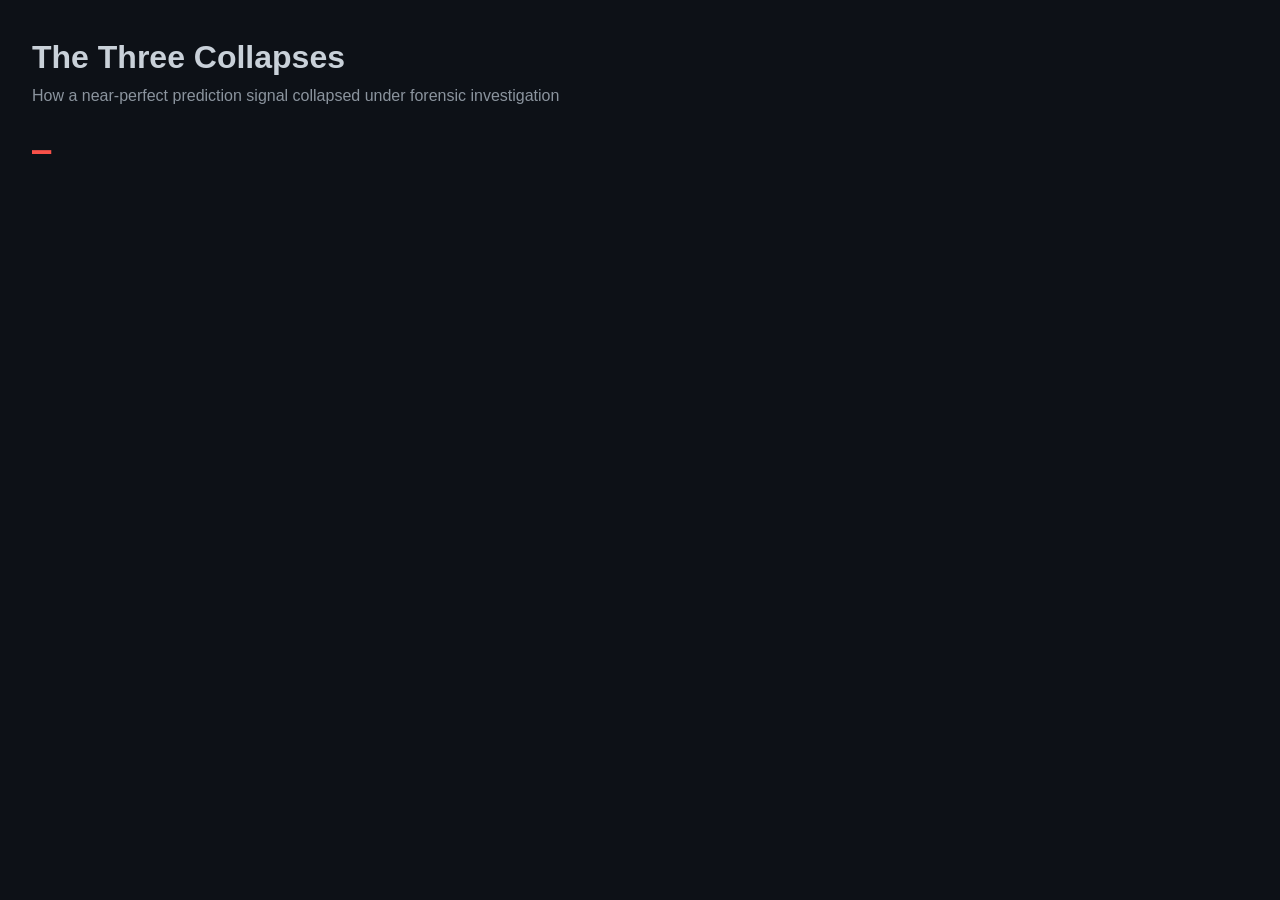
<file: three-collapses-demo.html>
<!DOCTYPE html>
<html lang="en">
<head>
<meta charset="UTF-8">
<meta name="viewport" content="width=device-width, initial-scale=1.0">
<title>The Three Collapses — Evidence Demo</title>
<link rel="stylesheet" href="assets/css/three-collapses.css">
</head>
<body>

<h1>The Three Collapses<span>How a near-perfect prediction signal collapsed under forensic investigation</span></h1>

<div id="collapse-hero" style="font-family:'SF Mono',monospace;font-size:2rem;font-weight:900;color:var(--red);margin:1rem 0;">—</div>

<div class="collapses" id="collapses-container">
  <!-- Populated by three-collapses.js from data/evidence.json -->
</div>

<div id="error-state" class="error-state" style="display:none;"></div>

<div id="overlay" class="overlay"></div>
<div id="provenance-popup" class="provenance-popup">
  <button id="pv-close" class="pv-close">&times;</button>
  <div id="provenance-content"></div>
</div>

<script src="assets/js/three-collapses.js"></script>

</body>
</html>
</file>
<file: assets/css/three-collapses.css>
/* three-collapses.css — Forensic research aesthetic */
:root {
  --bg: #0d1117; --card: #161b22; --border: #30363d;
  --text: #c9d1d9; --muted: #8b949e; --accent: #58a6ff;
  --green: #3fb950; --red: #f85149; --amber: #d29922;
}
* { margin:0; padding:0; box-sizing:border-box; }
body { background:var(--bg); color:var(--text); font-family:-apple-system,BlinkMacSystemFont,'Segoe UI',sans-serif; line-height:1.6; padding:2rem; }
h1 { font-size:2rem; margin-bottom:0.5rem; }
h1 span { display:block; font-size:1rem; font-weight:400; color:var(--muted); }

.collapses { display:grid; grid-template-columns:repeat(3,1fr); gap:1.5rem; margin:2rem 0; }

.collapse-panel {
  background:var(--card); border:1px solid var(--border); border-radius:8px;
  padding:1.5rem; display:flex; flex-direction:column;
}
.collapse-panel h2 { font-size:1.1rem; color:var(--accent); margin-bottom:1rem; padding-bottom:0.5rem; border-bottom:1px solid var(--border); }
.collapse-panel .label { font-size:0.75rem; color:var(--muted); text-transform:uppercase; letter-spacing:0.05em; margin-bottom:0.2rem; }
.collapse-panel .belief { font-size:0.9rem; color:var(--text); margin-bottom:1rem; font-style:italic; }
.collapse-panel .intervention { font-size:0.85rem; color:var(--muted); margin-bottom:1.5rem; padding:0.5rem; background:rgba(88,166,255,0.05); border-radius:4px; }

.metric-row { display:flex; justify-content:space-between; align-items:center; margin:0.5rem 0; }
.metric-row .metric-label { font-size:0.8rem; color:var(--muted); }
.metric-row .metric-value { font-family:'SF Mono',monospace; font-size:1.3rem; font-weight:700; }
.metric-row .metric-value.positive { color:var(--green); }
.metric-row .metric-value.negative { color:var(--red); }
.metric-row .metric-value.invalid { color:var(--amber); text-decoration:line-through; }

.arrow-section { text-align:center; margin:0.8rem 0; }
.arrow-section .arrow { color:var(--red); font-size:1.5rem; display:block; }
.arrow-section .decline { font-family:'SF Mono',monospace; font-size:0.85rem; color:var(--red); }

.interpretation { font-size:0.85rem; color:var(--text); margin:1rem 0; padding:0.5rem; border-left:2px solid var(--amber); }

.evidence-link {
  margin-top:auto; padding-top:1rem; border-top:1px solid var(--border);
  font-size:0.75rem; color:var(--muted);
}
.evidence-link button {
  background:none; border:1px solid var(--border); color:var(--accent);
  padding:0.3rem 0.6rem; border-radius:4px; cursor:pointer; font-size:0.75rem;
  margin-top:0.3rem;
}
.evidence-link button:hover { background:var(--border); }

.provenance-popup {
  display:none; position:fixed; top:50%; left:50%; transform:translate(-50%,-50%);
  background:var(--card); border:1px solid var(--border); border-radius:8px;
  padding:1.5rem; z-index:1000; max-width:400px; width:90%; box-shadow:0 8px 32px rgba(0,0,0,0.5);
}
.provenance-popup.show { display:block; }
.provenance-popup h3 { font-size:0.9rem; margin-bottom:0.8rem; color:var(--accent); }
.provenance-popup .pv-row { display:flex; justify-content:space-between; margin:0.3rem 0; font-size:0.8rem; }
.provenance-popup .pv-row .pv-key { color:var(--muted); }
.provenance-popup .pv-row .pv-val { font-family:'SF Mono',monospace; }
.provenance-popup .pv-close {
  position:absolute; top:0.5rem; right:0.8rem; background:none; border:none;
  color:var(--muted); cursor:pointer; font-size:1.2rem;
}
.provenance-popup .status-valid { color:var(--green); }
.provenance-popup .status-invalid { color:var(--red); }

.overlay { display:none; position:fixed; inset:0; background:rgba(0,0,0,0.6); z-index:999; }
.overlay.show { display:block; }

.error-state { text-align:center; padding:3rem; color:var(--red); }
.error-state code { font-size:0.85rem; display:block; margin:0.5rem 0; }

@media(max-width:768px) {
  .collapses { grid-template-columns:1fr; }
  h1 { font-size:1.5rem; }
}
</file>
